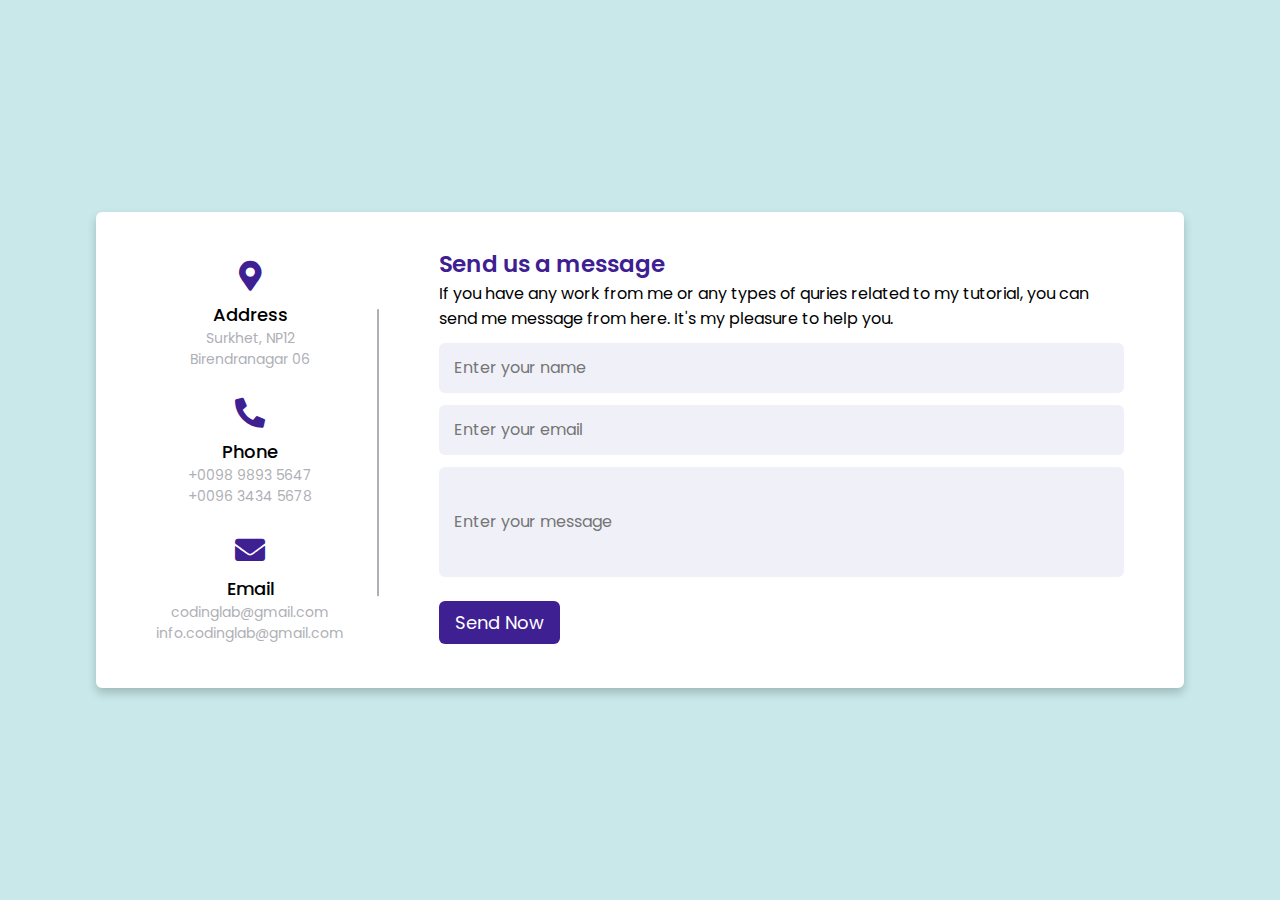
<file: contact.html>
<!DOCTYPE html>
<!-- Created By CodingLab - www.codinglabweb.com -->
<html lang="en" dir="ltr">
  <head>
    <meta charset="UTF-8">
    <title> Responsive Contact Us Form  | CodingLab </title>
    <link rel="stylesheet" href="./css/contact.css">
    <link rel="stylesheet" href="https://cdnjs.cloudflare.com/ajax/libs/font-awesome/5.15.2/css/all.min.css"/>
     <meta name="viewport" content="width=device-width, initial-scale=1.0">
   </head>
<body>
  <div class="container">
    <div class="content">
      <div class="left-side">
        <div class="address details">
          <i class="fas fa-map-marker-alt"></i>
          <div class="topic">Address</div>
          <div class="text-one">Surkhet, NP12</div>
          <div class="text-two">Birendranagar 06</div>
        </div>
        <div class="phone details">
          <i class="fas fa-phone-alt"></i>
          <div class="topic">Phone</div>
          <div class="text-one">+0098 9893 5647</div>
          <div class="text-two">+0096 3434 5678</div>
        </div>
        <div class="email details">
          <i class="fas fa-envelope"></i>
          <div class="topic">Email</div>
          <div class="text-one">codinglab@gmail.com</div>
          <div class="text-two">info.codinglab@gmail.com</div>
        </div>
      </div>
      <div class="right-side">
        <div class="topic-text">Send us a message</div>
        <p>If you have any work from me or any types of quries related to my tutorial, you can send me message from here. It's my pleasure to help you.</p>
      <form action="#">
        <div class="input-box">
          <input type="text" placeholder="Enter your name">
        </div>
        <div class="input-box">
          <input type="text" placeholder="Enter your email">
        </div>
        <div class="input-box message-box">
            <input type="text" placeholder="Enter your message">
        </div>
        <div class="button">
          <input type="button" value="Send Now" >
        </div>
      </form>
    </div>
    </div>
  </div>
</body>
</html>
</file>
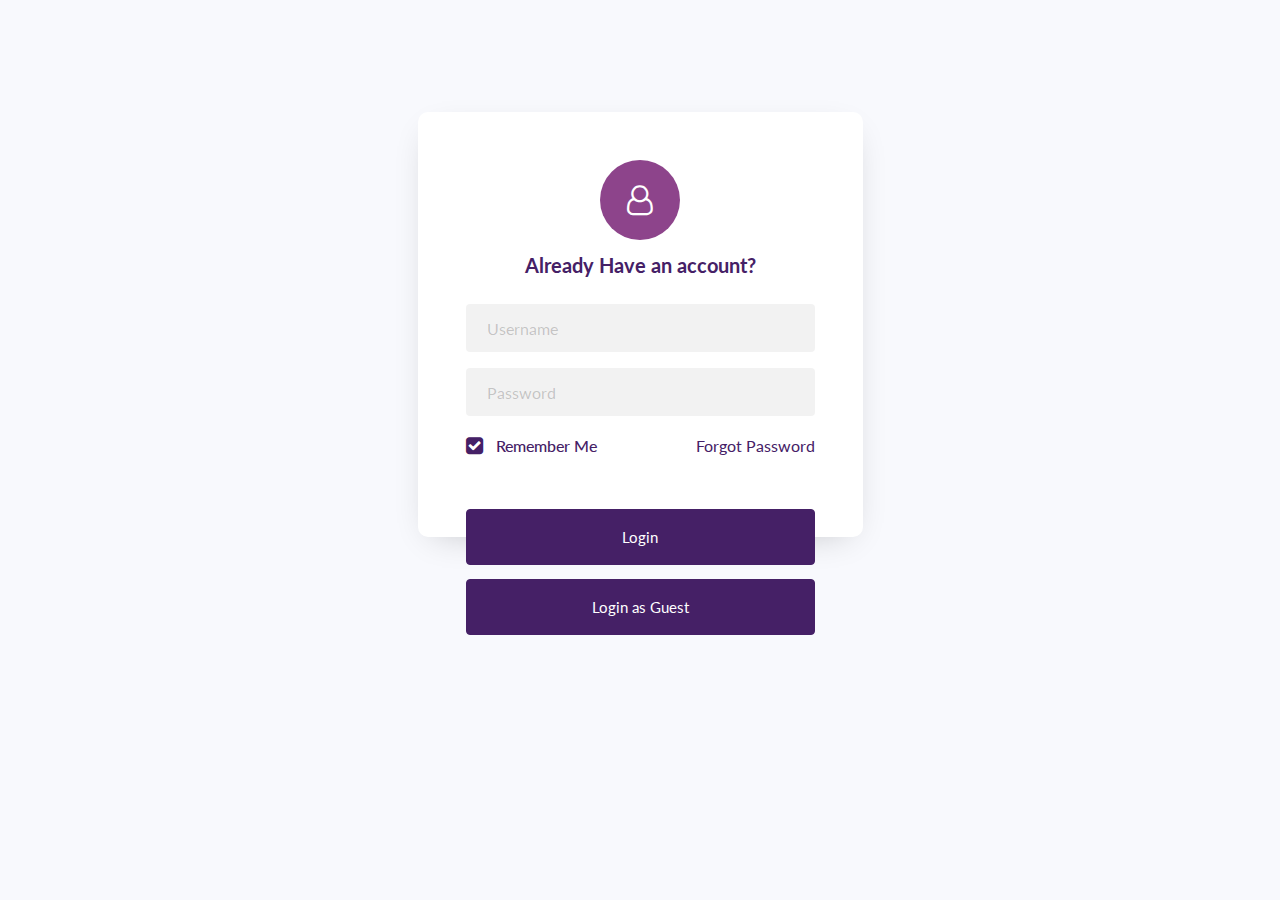
<file: ulogin.html>
<!doctype html>
<html lang="en">
  <head>
  	<title>User Login</title>
    <meta charset="utf-8">
	<link rel="Shortcut Icon" type="image/ico" href="favicon.ico">
    <meta name="viewport" content="width=device-width, initial-scale=1, shrink-to-fit=no">

	<link href="https://fonts.googleapis.com/css?family=Lato:300,400,700&display=swap" rel="stylesheet">

	<link rel="stylesheet" href="https://stackpath.bootstrapcdn.com/font-awesome/4.7.0/css/font-awesome.min.css">
	
	<link rel="stylesheet" href="css/style.css">

	</head>
	<body>
	<section class="ftco-section">
		<div class="container">
			<div class="row justify-content-center">
				<div class="col-md-6 col-lg-5">
					<div class="login-wrap p-4 p-md-5">
		      	<div style="color: #452066;" class="icon d-flex align-items-center justify-content-center">
		      		<span  class="fa fa-user-o"></span>
		      	</div>
		      	<h3 class="text-center mb-4" style="color: #452066;">Already Have an account?</h3>
						<form action="#" class="login-form">
		      		<div class="form-group">
		      			<input type="text" class="form-control rounded-left" placeholder="Username" required>
		      		</div>
	            <div class="form-group d-flex">
	              <input type="password" class="form-control rounded-left" placeholder="Password" required>
	            </div>
	            <div class="form-group d-md-flex">
	            	<div class="w-50">
	            		<label class="checkbox-wrap checkbox-primary">Remember Me
									  <input type="checkbox" checked>
									  <span class="checkmark"></span>
									</label>
								</div>
								<div class="w-50 text-md-right">
									<a href="#" style="color: #452066;">Forgot Password</a>
								</div>
	            </div>
	            <div class="form-group">
	            	<button type="submit" onclick="index.html" class="btn btn-primary rounded submit p-3 px-5">Login</button>
	            </div>
	          </form>
			  <div class="form-group-1">
				<a href="index.html">
				<button type="submit" onclick="guestLogin()" class="btn btn-primary rounded submit p-3 px-5">Login as Guest</button>
				</a>	
				<script>
					function guestLogin() {
						 alert("You are now logged is as guest.");
}
				</script>        
			</div>
	        </div>
				</div>
			</div>
		</div>
	</section>

	<script src="js/jquery.min.js"></script>
  <script src="js/popper.js"></script>
  <script src="js/bootstrap.min.js"></script>
  <script src="js/main.js"></script>

	</body>
</html>
</file>
<file: css/contact.css>
/* Google Font CDN Link */
@import url('https://fonts.googleapis.com/css2?family=Poppins:wght@200;300;400;500;600;700&display=swap');
*{
  margin: 0;
  padding: 0;
  box-sizing: border-box;
  font-family: "Poppins" , sans-serif;
}
body{
  min-height: 100vh;
  width: 100%;
  background: #c8e8e9;
  display: flex;
  align-items: center;
  justify-content: center;
}
.container{
  width: 85%;
  background: #fff;
  border-radius: 6px;
  padding: 20px 60px 30px 40px;
  box-shadow: 0 5px 10px rgba(0, 0, 0, 0.2);
}
.container .content{
  display: flex;
  align-items: center;
  justify-content: space-between;
}
.container .content .left-side{
  width: 25%;
  height: 100%;
  display: flex;
  flex-direction: column;
  align-items: center;
  justify-content: center;
  margin-top: 15px;
  position: relative;
}
.content .left-side::before{
  content: '';
  position: absolute;
  height: 70%;
  width: 2px;
  right: -15px;
  top: 50%;
  transform: translateY(-50%);
  background: #afafb6;
}
.content .left-side .details{
  margin: 14px;
  text-align: center;
}
.content .left-side .details i{
  font-size: 30px;
  color: #3e2093;
  margin-bottom: 10px;
}
.content .left-side .details .topic{
  font-size: 18px;
  font-weight: 500;
}
.content .left-side .details .text-one,
.content .left-side .details .text-two{
  font-size: 14px;
  color: #afafb6;
}
.container .content .right-side{
  width: 75%;
  margin-left: 75px;
}
.content .right-side .topic-text{
  font-size: 23px;
  font-weight: 600;
  color: #3e2093;
}
.right-side .input-box{
  height: 50px;
  width: 100%;
  margin: 12px 0;
}
.right-side .input-box input,
.right-side .input-box textarea{
  height: 100%;
  width: 100%;
  border: none;
  outline: none;
  font-size: 16px;
  background: #F0F1F8;
  border-radius: 6px;
  padding: 0 15px;
  resize: none;
}
.right-side .message-box{
  min-height: 110px;
}
.right-side .input-box textarea{
  padding-top: 6px;
}
.right-side .button{
  display: inline-block;
  margin-top: 12px;
}
.right-side .button input[type="button"]{
  color: #fff;
  font-size: 18px;
  outline: none;
  border: none;
  padding: 8px 16px;
  border-radius: 6px;
  background: #3e2093;
  cursor: pointer;
  transition: all 0.3s ease;
}
.button input[type="button"]:hover{
  background: #5029bc;
}

@media (max-width: 950px) {
  .container{
    width: 90%;
    padding: 30px 40px 40px 35px ;
  }
  .container .content .right-side{
   width: 75%;
   margin-left: 55px;
}
}
@media (max-width: 820px) {
  .container{
    margin: 40px 0;
    height: 100%;
  }
  .container .content{
    flex-direction: column-reverse;
  }
 .container .content .left-side{
   width: 100%;
   flex-direction: row;
   margin-top: 40px;
   justify-content: center;
   flex-wrap: wrap;
 }
 .container .content .left-side::before{
   display: none;
 }
 .container .content .right-side{
   width: 100%;
   margin-left: 0;
 }
}
</file>
